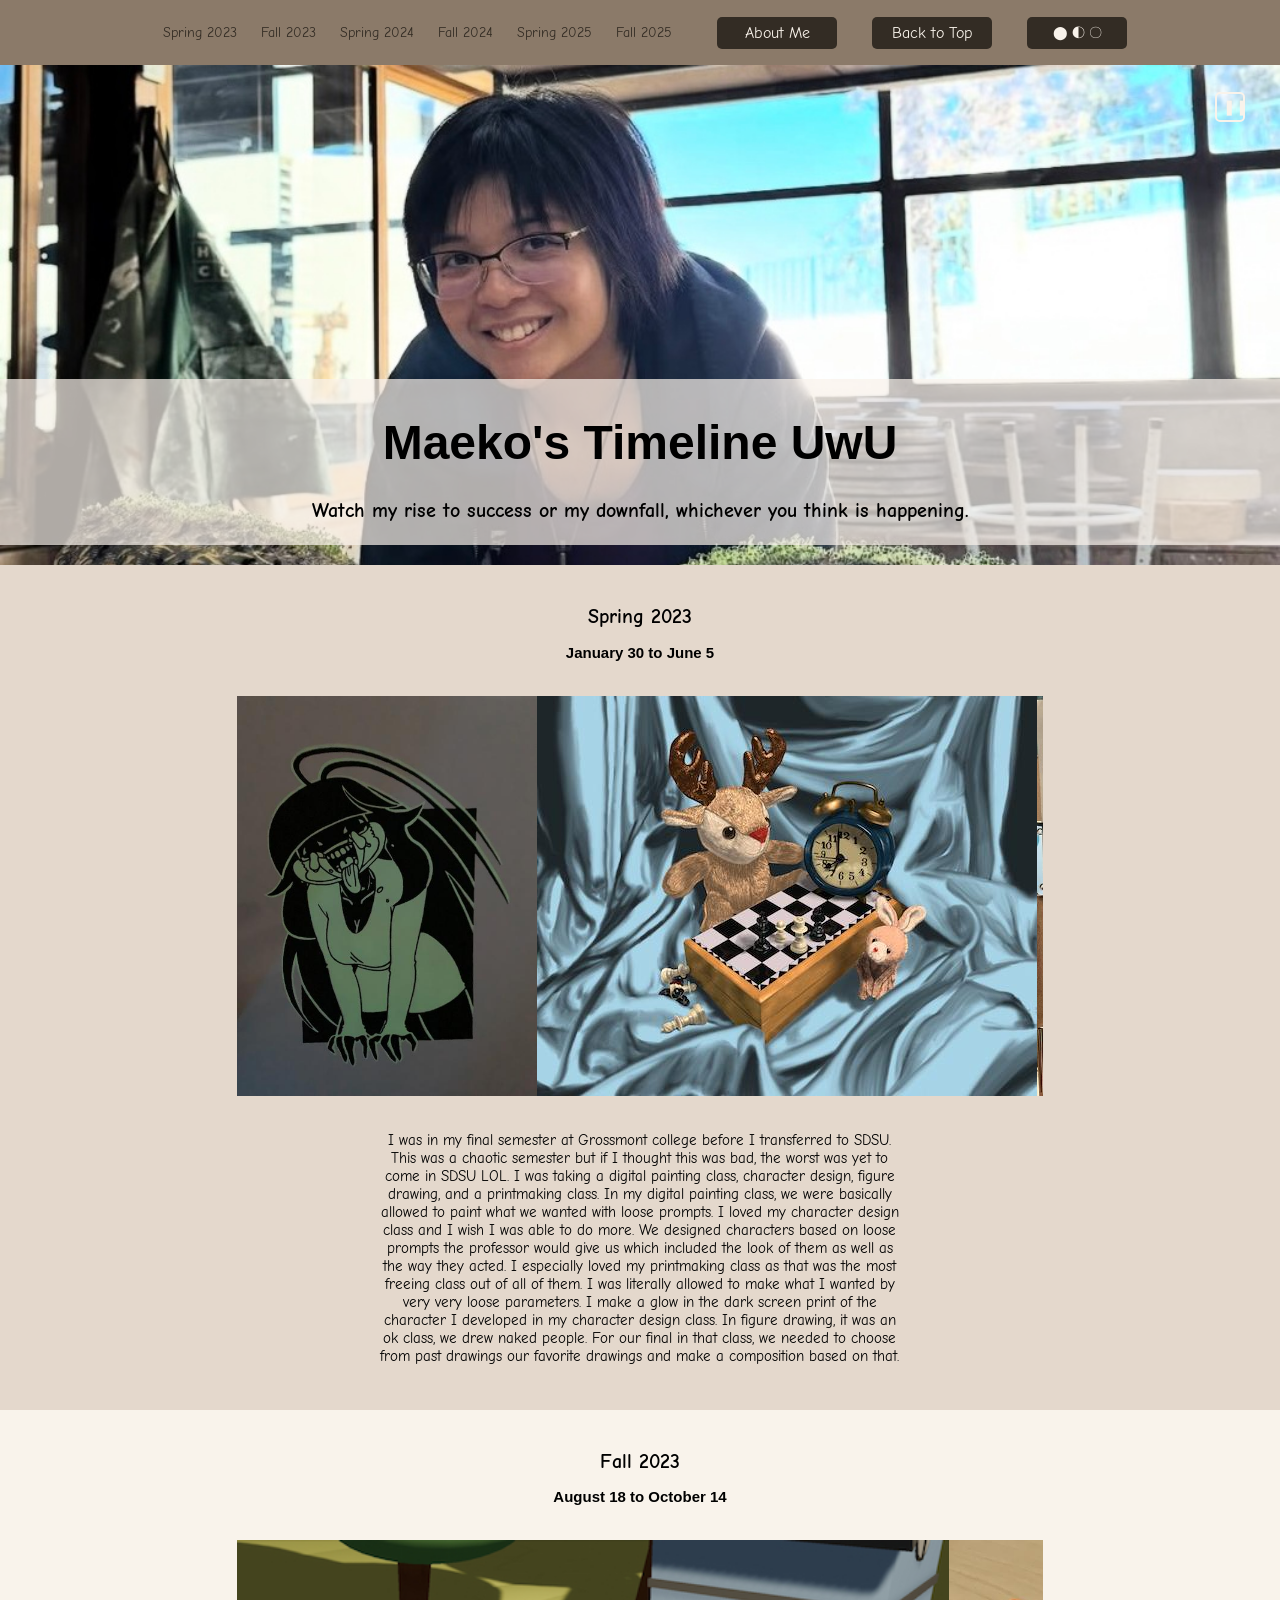
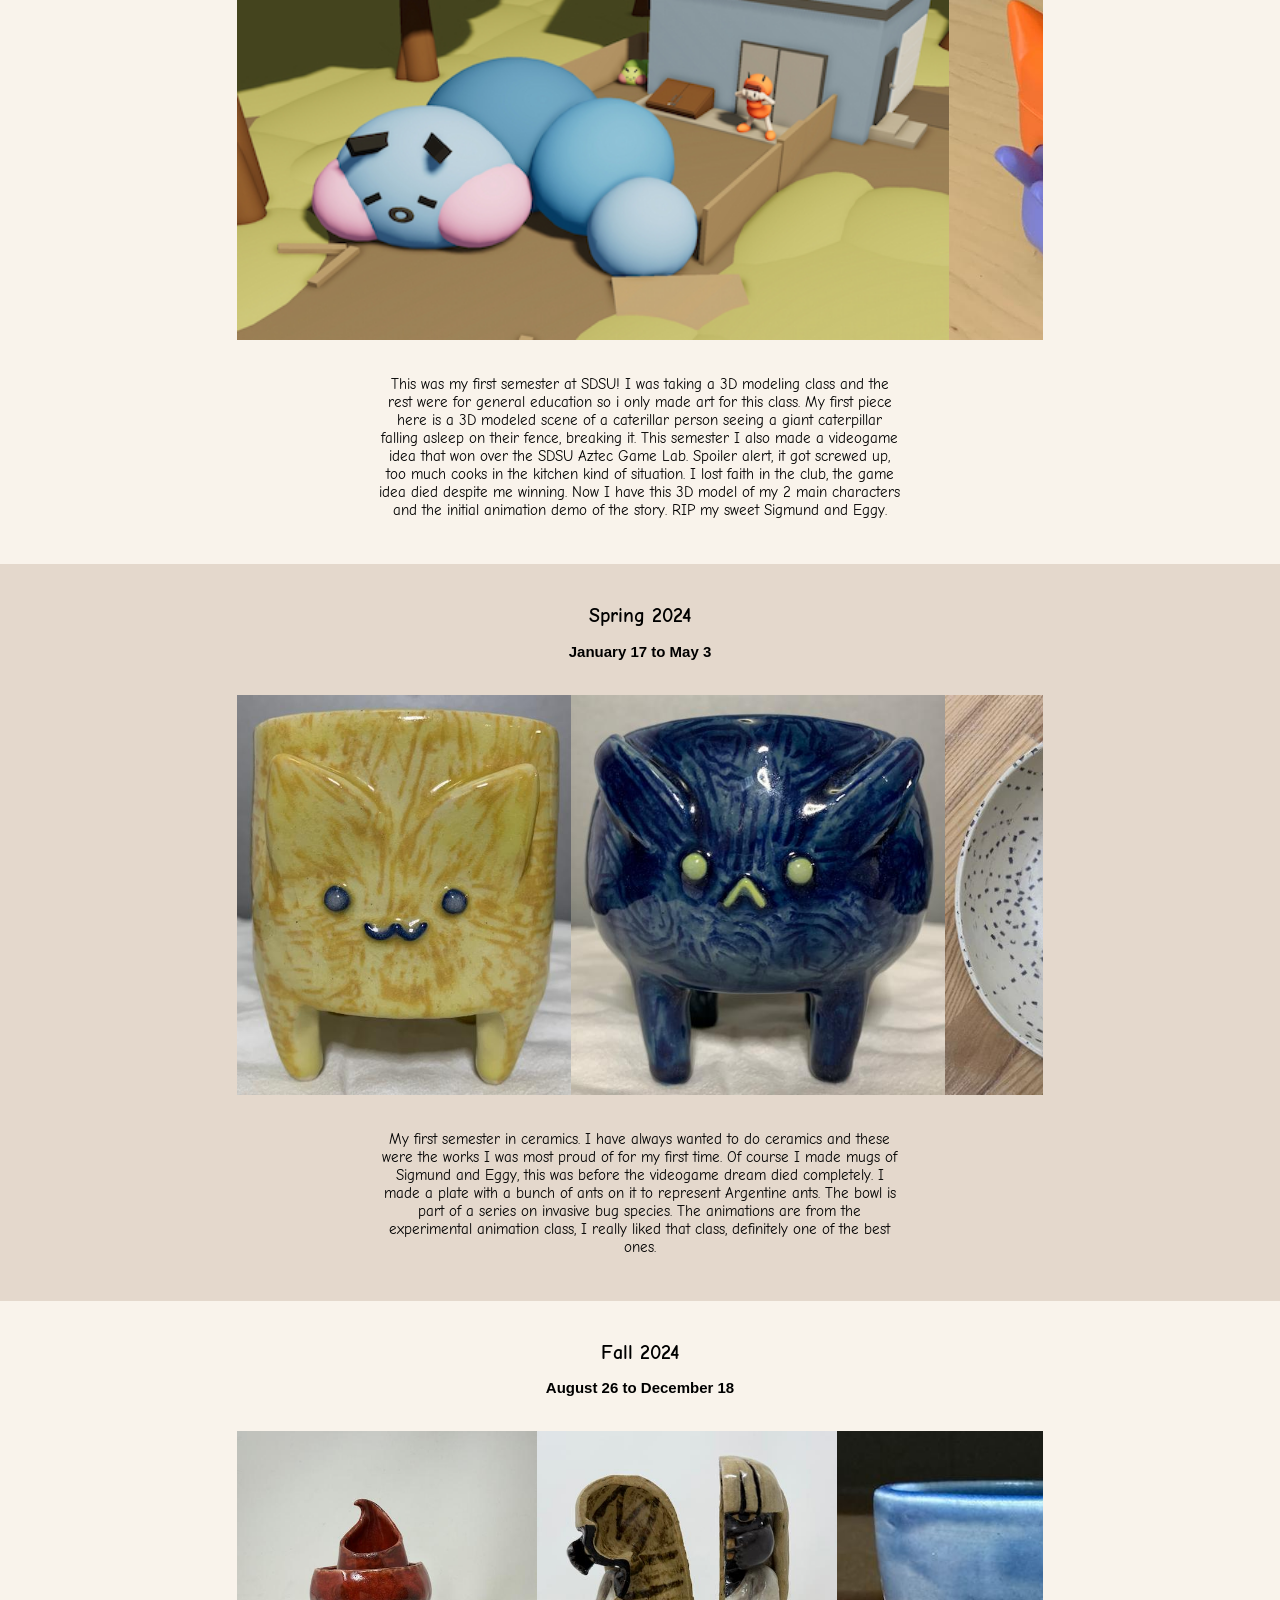
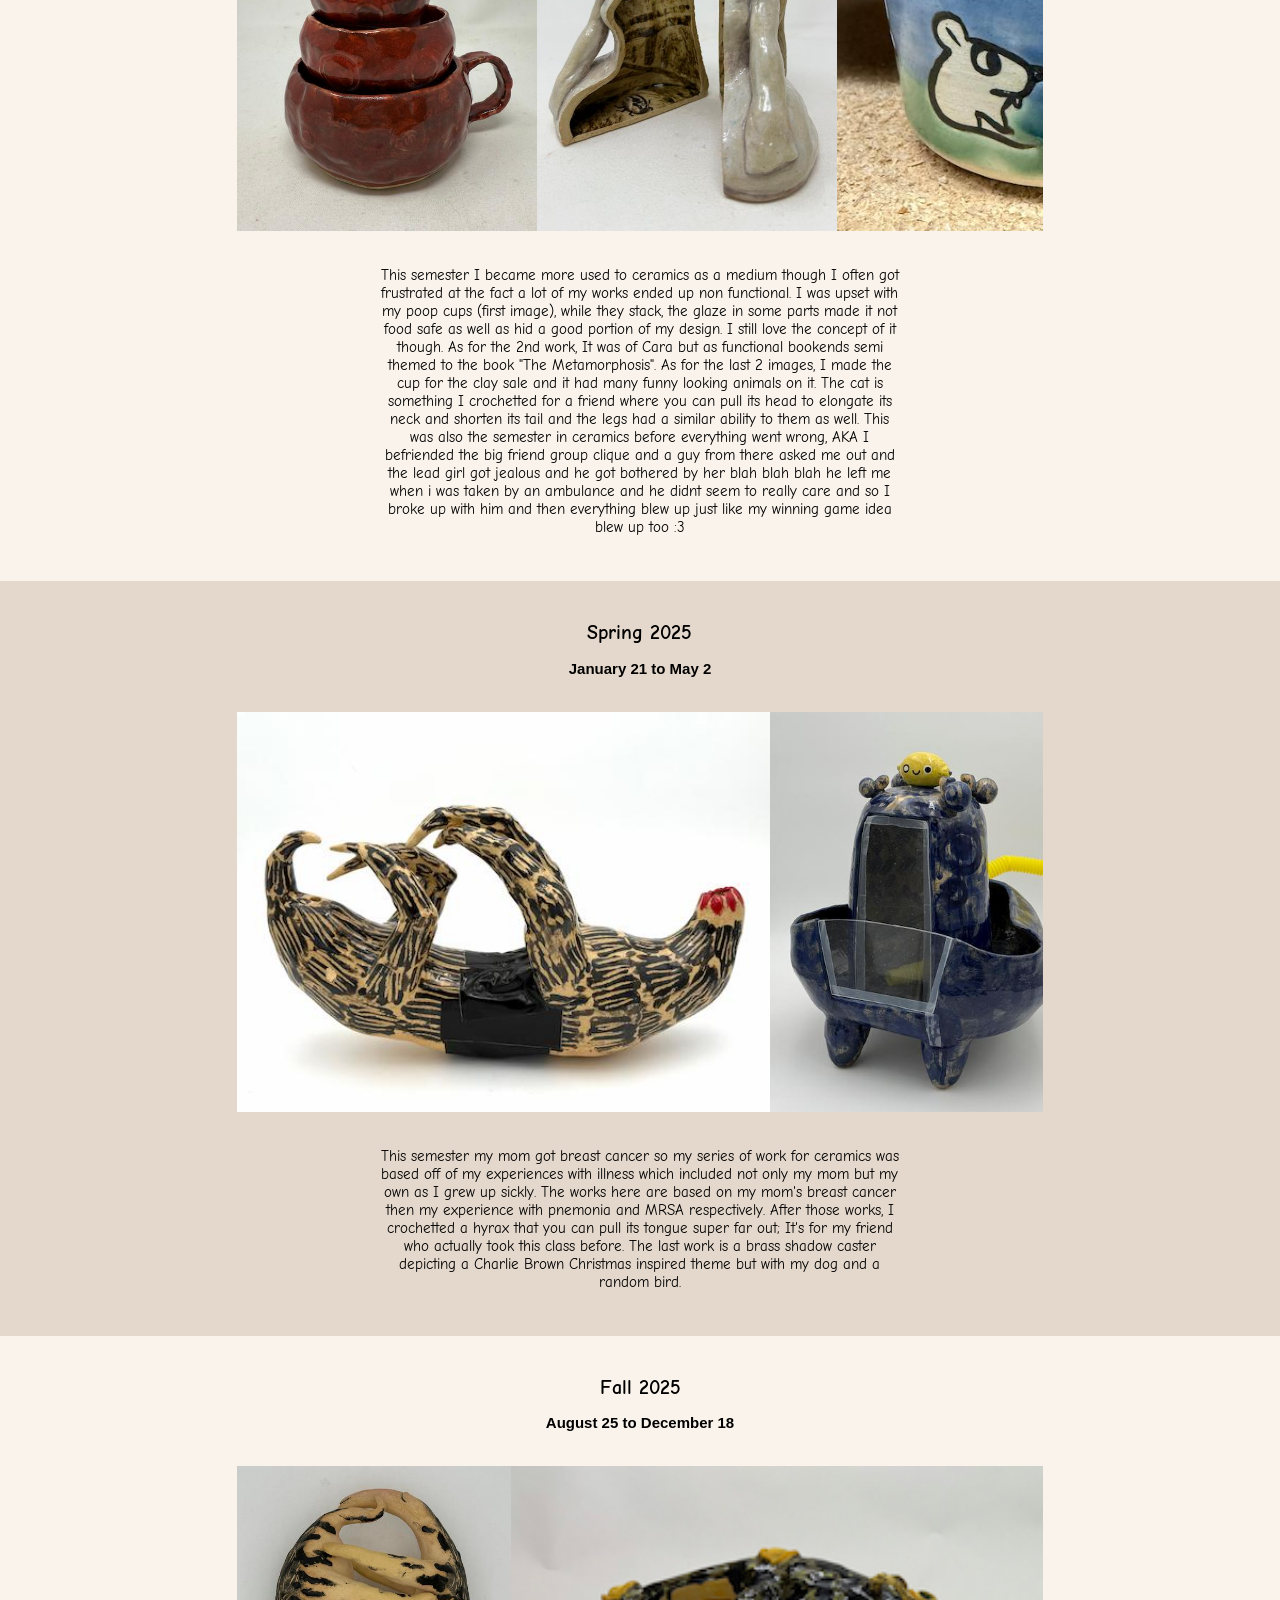
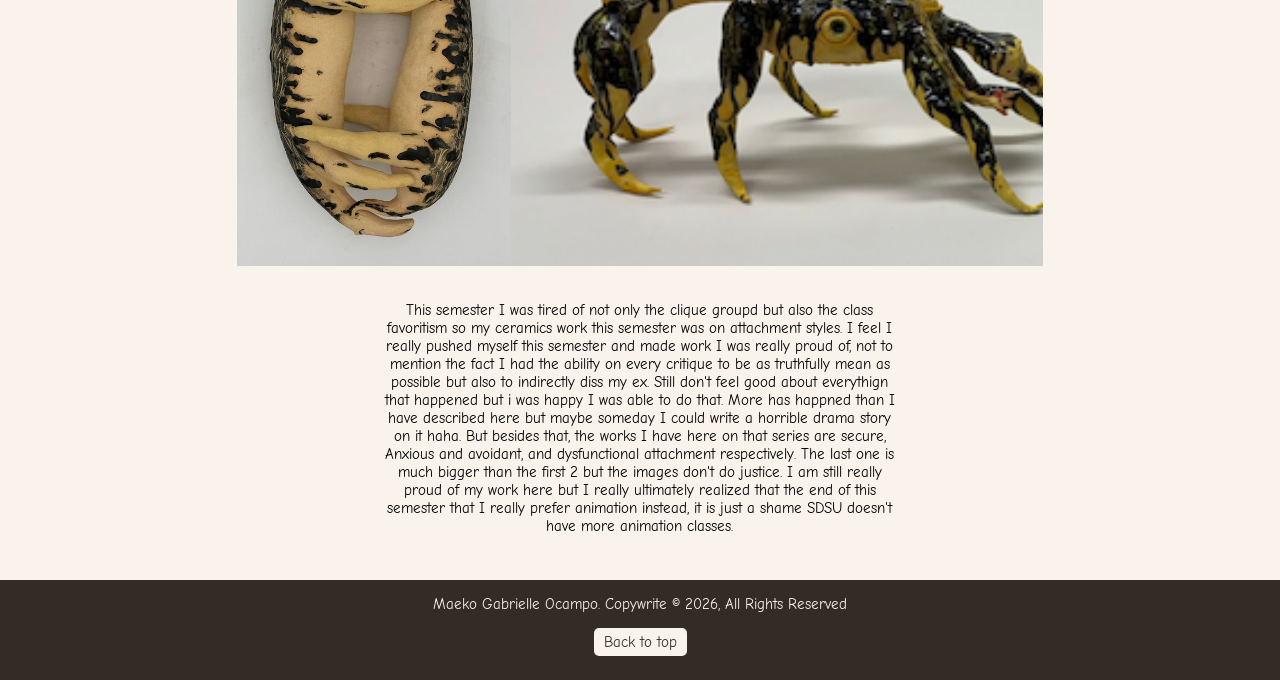
<file: index.html>
<!DOCTYPE html>
<html lang="en">
<head>
  <meta charset="UTF-8">
  <meta name="author" content="Art 444 Student Work">
  <meta name="viewport" content="width=device-width, initial-scale=1, shrink-to-fit=no">
  <title>Hi, welcome to Maeko's timeline</title>
  <link rel="preconnect" href="https://fonts.googleapis.com">
  <link rel="preconnect" href="https://fonts.gstatic.com" crossorigin>
  <link href="https://fonts.googleapis.com/css2?family=Comic+Neue:ital,wght@0,300;0,400;0,700;1,300;1,400;1,700&display=swap" rel="stylesheet">
  <link rel="stylesheet" href="css/styles.css" id="lightMode">
  <link rel="stylesheet" href="css/responsive.css">
  <link rel="stylesheet" href="js/script.js"
</head>



<body>
  
<div id="nav-menu" class="hidden">
           <a class="button" href="#spring-2023">Spring 2023</a>
           <a class="button" href="#fall-2023">Fall 2023</a>
           <a class="button" href="#spring-2024">Spring 2024</a>
           <a class="button" href="#fall-2024">Fall 2024</a>
           <a class="button" href="#spring-2025">Spring 2025</a>
           <a class="button" href="#fall-2025">Fall 2025</a>
         </div> 

<!-- NAVIGATION + MAIN HEADER --> 
<section id="header" class="header">
    <nav>
      <div class="navigation">

      <div class="homepage">

        <div class="desktop-menu">
          <div id="nav-menu">
            <a class="button" href="#spring-2023">Spring 2023</a>
            <a class="button" href="#fall-2023">Fall 2023</a>
            <a class="button" href="#spring-2024">Spring 2024</a>
            <a class="button" href="#fall-2024">Fall 2024</a>
            <a class="button" href="#spring-2025">Spring 2025</a>
            <a class="button" href="#fall-2025">Fall 2025</a>
          </div>
        </div>

        <div class="tl-bt">
           <a href="about.html" class="main-button">About Me</a>
           <a href="#splash-section" class="main-button">Back to Top</a>
        </div>     

        <div class="tablet-mobile">
          <button id="menu-btn">☰</button>
        </div>

        <button class="main-button bigger" id="invert-btn">⬤ ◐ 〇</button>


      </div>

        <!-- <div class="darkmode">
           <img class="darkmodebutton" src="images/lighton.png" alt="Lightswitch owo yay!" loading="lazy"/>
        </div> -->

        </div>
    </nav>
</section>

<!-- SPLASH PAGE -->
<section id="splash-section">
  <div>
    
      <img class="splash-back " src="images/splash-image.jpg" alt="hi" loading="lazy"/>
      <img class="splash-back cf-image" src="images/splash-image1.jpg" alt="hi" loading="lazy"/>
      <img class="splash-back cf-image" src="images/splash-image2.png" alt="hi" loading="lazy"/>
      <img class="splash-back cf-image" src="images/splash-image3.jpg" alt="hi" loading="lazy"/>

        <div class="gradient">
        </div>
        
    <div class="splash">
      <h1 class="maintitle">Maeko's Timeline UwU</h1>
      <h2 class="maintitlesubtext">Watch my rise to success or my downfall, whichever you think is happening.</h2>
      <button id="stopBtn">❚❚</button>
    </div>
  </div>

</section>

<!-- FIRST SECTION --> 
<section id="spring-2023">
  <div class="container">

    <div class="titledate">
      <h2 class="maintitlesubtext">Spring 2023</h2>
      <h3 class="subsubtext">January 30 to June 5</h3>
    </div>

    <div class="gallery">
      <img class="image" src="images/caramgo.jpg" alt="My cockroach girl named cara." loading="lazy"/>
      <img class="image" src="images/chessmgo.jpg" alt="Digital painting I made with 2 of my plushies and a chess set up I never used." loading="lazy"/>
      <img class="image" src="images/figuredrawingmgo.jpg" alt="My figure drawing final." loading="lazy"/>
    </div>

      <p class="paragraph">I was in my final semester at Grossmont college before I transferred to SDSU. This was a chaotic semester but if I thought this was bad, the worst was yet to come in SDSU LOL. I was taking a digital painting class, character design, figure drawing, and a printmaking class. In my digital painting class, we were basically allowed to paint what we wanted with loose prompts. I loved my character design class and I wish I was able to do more. We designed characters based on loose prompts the professor would give us which included the look of them as well as the way they acted. I especially loved my printmaking class as that was the most freeing class out of all of them. I was literally allowed to make what I wanted by very very loose parameters. I make a glow in the dark screen print of the character I developed in my character design class. In figure drawing, it was an ok class, we drew naked people. For our final in that class, we needed to choose from past drawings our favorite drawings and make a composition based on that. </p>
   

  </div>
</section>

<!-- SECOND SECTION -->  
<section id="fall-2023">
  <div class="container">

    <div class="titledate">
      <h2 class="maintitlesubtext">Fall 2023</h2>
      <h3 class="subsubtext">August 18 to October 14</h3>
    </div>

    <div class="gallery">
      <img class="image" src="images/caterpillarmgo.jpg" alt="3D modeling of a caterpillar landing on a caterpillar girl's house." loading="lazy"/>
      <img class="image" src="images/sigmundeggystackmgo.jpg" alt="My characters, Sigmund and Eggy, 3D printed, stackable and interchangable." loading="lazy"/>
      <iframe class="youtubevid" width="560" height="315" src="https://www.youtube-nocookie.com/embed/twjnLMwnvf0?si=YISuriGIfuqEXhf3" referrerpolicy="strict-origin-when-cross-origin" title="YouTube video player" frameborder="0" allow="accelerometer; autoplay; clipboard-write; encrypted-media; gyroscope; picture-in-picture; web-share" referrerpolicy="strict-origin-when-cross-origin" allowfullscreen></iframe>

    </div>
    <p class="paragraph">This was my first semester at SDSU! I was taking a 3D modeling class and the rest were for general education so i only made art for this class. My first piece here is a 3D modeled scene of a caterillar person seeing a giant caterpillar falling asleep on their fence, breaking it. This semester I also made a videogame idea that won over the SDSU Aztec Game Lab. Spoiler alert, it got screwed up, too much cooks in the kitchen kind of situation. I lost faith in the club, the game idea died despite me winning. Now I have this 3D model of my 2 main characters and the initial animation demo of the story. RIP my sweet Sigmund and Eggy.</p>
  </div>
</section>

<!-- THIRD SECTION -->  
<section id="spring-2024">
  <div class="container">
      <div class="titledate">
        <h2 class="maintitlesubtext">Spring 2024</h2>
        <h3 class="subsubtext">January 17 to May 3</h3>
      </div>
    <div class="gallery">
      <img class="image" src="images/sigmundcupmgo.jpg" alt="Sigmund as a ceramic cup" loading="lazy"/>
      <img class="image" src="images/eggycupmgo.jpg" alt="Eggy as a ceramic cup" loading="lazy"/>
      <img class="image" src="images/argentineantbowlmgo.jpg" alt="A ceramic bowl with an argentine ant swarm design" loading="lazy"/>
      <iframe class="youtubevid" width="560" height="315" src="https://www.youtube.com/embed/LnOc1W4bBBk?si=LflQEuFPm-5Ugkjx" title="YouTube video player" frameborder="0" allow="accelerometer; autoplay; clipboard-write; encrypted-media; gyroscope; picture-in-picture; web-share" referrerpolicy="strict-origin-when-cross-origin" allowfullscreen></iframe>
      <iframe class="youtubevid" width="560" height="315" src="https://www.youtube.com/embed/eyXAFBmESiE?si=1Rti_OlntfZB38DV" title="YouTube video player" frameborder="0" allow="accelerometer; autoplay; clipboard-write; encrypted-media; gyroscope; picture-in-picture; web-share" referrerpolicy="strict-origin-when-cross-origin" allowfullscreen></iframe> 
    </div>
    <p class="paragraph">My first semester in ceramics. I have always wanted to do ceramics and these were the works I was most proud of for my first time. Of course I made mugs of Sigmund and Eggy, this was before the videogame dream died completely. I made a plate with a bunch of ants on it to represent Argentine ants. The bowl is part of a series on invasive bug species. The animations are from the experimental animation class, I really liked that class, definitely one of the best ones.</p>
  </div>
</section>

<!-- FOURTH SECTION -->  
<section id="fall-2024">
  <div class="container">
    <div class="titledate">
      <h2 class="maintitlesubtext">Fall 2024</h2>
      <h3 class="subsubtext">August 26 to December 18</h3>
    </div>
      
    <div class="gallery">
      <img class="image" src="images/poopcupsmgo.jpg" alt="Ceramic cups that stack to look like a comical poop" loading="lazy"/>
      <img class="image" src="images/carabookmarkmgo.jpg" alt="Cara as bookends" loading="lazy"/>
      <img class="image" src="images/screamingrodentcupmgo.jpg" alt="A ceramic cup with a bunch of rodents and stuff" loading="lazy"/>
      <img class="image" src="images/jimbobcarmgo.jpg" alt="A crochet cat I made for a friend. The cat can extend its head and arms as the respective tail and arms shrink." loading="lazy"/>
    </div>
    <p class="paragraph">This semester I became more used to ceramics as a medium though I often got frustrated at the fact a lot of my works ended up non functional. I was upset with my poop cups (first image), while they stack, the glaze in some parts made it not food safe as well as hid a good portion of my design. I still love the concept of it though. As for the 2nd work, It was of Cara but as functional bookends semi themed to the book "The Metamorphosis". As for the last 2 images, I made the cup for the clay sale and it had many funny looking animals on it. The cat is something I crochetted for a friend where you can pull its head to elongate its neck and shorten its tail and the legs had a similar ability to them as well. This was also the semester in ceramics before everything went wrong, AKA I befriended the big friend group clique and a guy from there asked me out and the lead girl got jealous and he got bothered by her blah blah blah he left me when i was taken by an ambulance and he didnt seem to really care and so I broke up with him and then everything blew up just like my winning game idea blew up too :3</p>
  </div>
</section>

<!-- FIFTH SECTION -->  
<section id="spring-2025">
  <div class="container">

    <div class="titledate">
      <h2 class="maintitlesubtext">Spring 2025</h2>
      <h3 class="subsubtext">January 21 to May 2</h3>
    </div>

    <div class="gallery">
      <img class="image" src="images/breastcancermgo.jpg" alt="Ceramic breast cancer whistling vessel" loading="lazy"/>
      <img class="image" src="images/pnemoniamgo.jpg" alt="Ceramic pnemonia spirometer" loading="lazy"/>
      <img class="image" src="images/mrsamgo.jpg" alt="Ceramic mrsa guiro army" loading="lazy"/>
      <img class="image" src="images/hyraxmgo.jpg" alt="Hyrax crochet plushie I made for a friend" loading="lazy"/>
      <img class="image" src="images/shadowchrimismgo.jpg" alt="Brass plate casting shadow of my dog and a crow setting up a christmas tree." loading="lazy"/>
    </div>
    <p class="paragraph">This semester my mom got breast cancer so my series of work for ceramics was based off of my experiences with illness which included not only my mom but my own as I grew up sickly. The works here are based on my mom's breast cancer then my experience with pnemonia and MRSA respectively. After those works, I crochetted a hyrax that you can pull its tongue super far out; It's for my friend who actually took this class before. The last work is a brass shadow caster depicting a Charlie Brown Christmas inspired theme but with my dog and a random bird.</p>
  </div>
</section>

<!-- SIXTH SECTION -->  
<section id="fall-2025">
  <div class="container">

    <div class="titledate">
      <h2 class="maintitlesubtext">Fall 2025</h2>
      <h3 class="subsubtext">August 25 to December 18</h3>
    </div>

    <div class="gallery">
      <img class="image" src="images/securemgo.jpg" alt="ceramic sculpture representing secure attachment" loading="lazy"/>
      <img class="image" src="images/avoidantandanxiousmgo.jpg" alt="ceramic sculpture representing anxious and avoidant attachmen, respectively." loading="lazy"/>
      <img class="image" src="images/disorganizedmgo.jpg" alt="ceramic sculpture representing disorganized attachment" loading="lazy"/>
    </div>
    <p class="paragraph">This semester I was tired of not only the clique groupd but also the class favoritism so my ceramics work this semester was on attachment styles. I feel I really pushed myself this semester and made work I was really proud of, not to mention the fact I had the ability on every critique to be as truthfully mean as possible but also to indirectly diss my ex. Still don't feel good about everythign that happened but i was happy I was able to do that. More has happned than I have described here but maybe someday I could write a horrible drama story on it haha. But besides that, the works I have here on that series are secure, Anxious and avoidant, and dysfunctional attachment respectively. The last one is much bigger than the first 2 but the images don't do justice. I am still really proud of my work here but I really ultimately realized that the end of this semester that I really prefer animation instead, it is just a shame SDSU doesn't have more animation classes.</p>
  </div>
</section>

<!-- FOOTER SECTION -->  
<footer>
  <div class="container">
      <p class="paragraph">Maeko Gabrielle Ocampo. Copywrite © 2026, All Rights Reserved</p>
      
    <div>
      <a class="light-button" href="#splash-section">Back to top</a>
    </div>

  </div>
</footer>

<script src="js/script.js"></script>

</body>
</html>
</file>
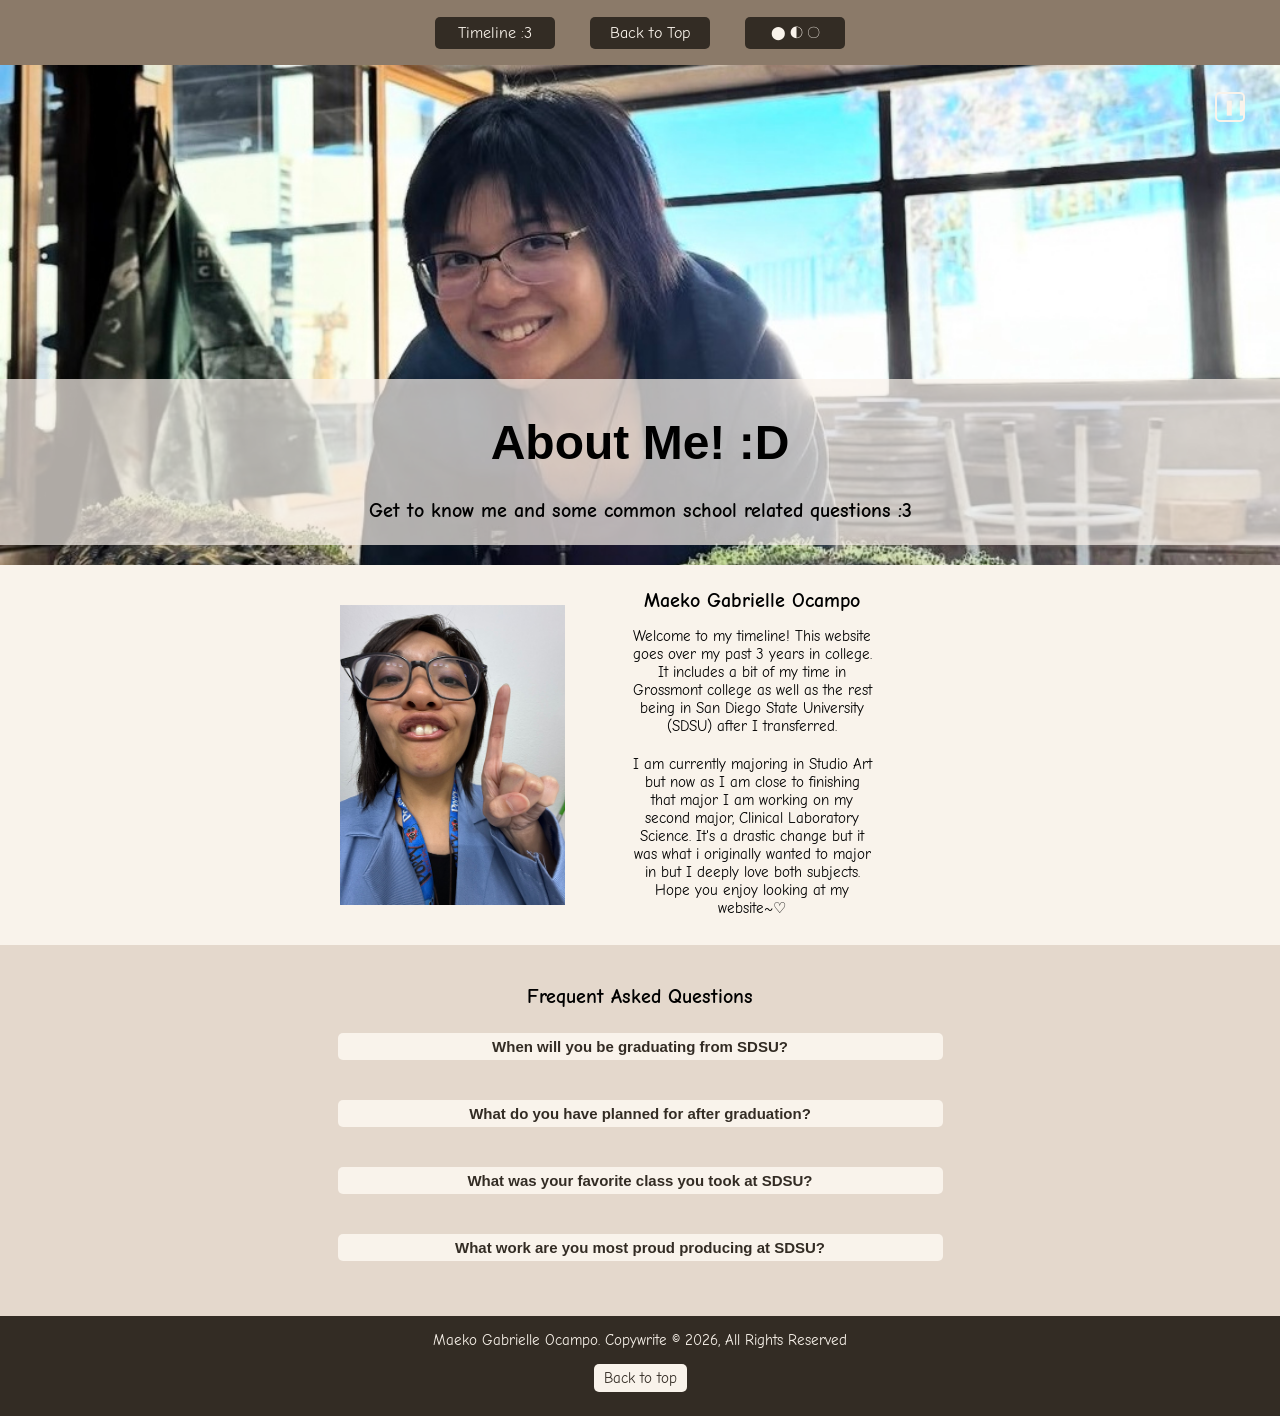
<file: about.html>
<!DOCTYPE html>
<html lang="en">
<head>
  <meta charset="UTF-8">
  <meta name="author" content="Art 444 Student About Page">
  <meta name="viewport" content="width=device-width, initial-scale=1, shrink-to-fit=no">
  <title>About Me</title>
  <link href="https://fonts.googleapis.com/css2?family=Comic+Neue:ital,wght@0,300;0,400;0,700;1,300;1,400;1,700&display=swap" rel="stylesheet">
   <link rel="stylesheet" href="css/styles.css">
  <link rel="stylesheet" href="js/script.js">
  <link rel="stylesheet" href="css/responsive.css">
</head>
<body>

<!-- NAVIGATION + MAIN HEADER --> 
<section id="header" class="header">
    <nav>
      <div class="navigation">

      <div class="homepage">

        <div class="abtme-bt">
           <a href="index.html" class="main-button">Timeline :3</a>
           <a href="#splash-section" class="main-button">Back to Top</a>
        </div>     

        <button class="bigger" id="invert-btn">⬤ ◐ 〇</button>

        <!--<div id="toggleDark" onclick="toggleTheme()">
          <div class="outer-switch">
           <div class="inner-switch"></div>
          </div>
        </div>

        <div id="toggleLight" onclick="toggleTheme()">
          <div class="outer-switch">
           <div class="inner-switch"></div>
          </div>
        </div> -->

    </nav>
</section>



<!-- SPLASH PAGE -->
<section id="splash-section">
  <div>
    <img class="splash-back " src="images/splash-image.jpg" alt="hi" loading="lazy"/>
    <img class="splash-back cf-image" src="images/splash-image1.jpg" alt="hi" loading="lazy"/>
    <img class="splash-back cf-image" src="images/splash-image2.png" alt="hi" loading="lazy"/>
    <img class="splash-back cf-image" src="images/splash-image3.jpg" alt="hi" loading="lazy"/>

    <div class="splash">
      <h1 class="maintitle">About Me! :D</h1>
      <h2 class="maintitlesubtext">Get to know me and some common school related questions :3</h2>
      <button id="stopBtn">❚❚</button>
    </div>
  </div>
 </section> 
<!-- MAIN HEADER --> 
<section>
  
<div class="aboutcontainer">

  <div class="aboutme">
    <div class="standalone-image">
      <img class="standalone-image" src="images/melol.jpg" alt="Me being a nerd emoji" loading="lazy"/>
    </div>

    <div class="aboutme-desc">
      <div class="mybio">
        <h2 class="maintitlesubtext">Maeko Gabrielle Ocampo</h2>
        <p class="paragraph">Welcome to my timeline! This website goes over my past 3 years in college. It includes a bit of my time in Grossmont college as well as the rest being in San Diego State University (SDSU) after I transferred. </p> 
        <p class="paragraph"> I am currently majoring in Studio Art but now as I am close to finishing that major I am working on my second major, Clinical Laboratory Science. It's a drastic change but it was what i originally wanted to major in but I deeply love both subjects. Hope you enjoy looking at my website~♡</p>
      </div>
    </div>
  </div>

</div>
</section>    

<!-- FAQ SECTION -->  

<section id="faqs">
  <div class=" container">
  
      <h2 class="maintitlesubtext">Frequent Asked Questions</h2>

      
      <details class="lastresort">
        <summary><h3 class="faq-sections subsubtext">When will you be graduating from SDSU?</h3></summary>
        <p class="poopyheads">I could have graduated this Spring 2026 but because I am going into a second major recquiring many prerequisites I will be here a while. Likely, I will graduate in Spring 2030.</p>
      </details>

      <details class="lastresort">
        <summary><h3 class="faq-sections subsubtext">What do you have planned for after graduation?</h3></summary>
        <p class="poopyheads">Post graduation, I will be finally sleeping in haha. I hope to apply for Physician Assitant (PA) school. I would love to become a doctor with my mushy brain but incase I end up giving up, failing PA school, not getting accepted in PA school, I need money (spoiler alert: I will need money), or all of the above, I'll be looking for a job in clinical laboratory science.</p>
      </details>

      <details class="lastresort">
        <summary><h3 class="faq-sections subsubtext">What was your favorite class you took at SDSU?</h3></summary>
        <p class="poopyheads">I have mixed feelings on what is my favorite class in SDSU. I used to love being in the ceramics classes but besides the problematic environment (both socially and physically) it was more stress than what it was worth and would not recommend that studio to anyone. The ceramics department was a huge part of my studio art major but putting that aside, I would have to say my favorite class is this one I am taking right now! and another class that is an honorable mention is my bio for sex class, we cracked endless jokes in there haha</p>
        <!--<p class="poopyheads">It could've been ceramics if my ex wasn't in it who cared more about the girl they rejected than me despite telling me that they hated her and how passive aggressive she would be towards us so my ex wanted our relationship to be a secret so she wouldn't find out (spoiler she was so nosy it didn't matter), so much so they ditched me on occasion and my final straw was when I was taken into an ambulance when i couldn't feel my arms and just left me and later on told me they were afraid I loved them more than they loved me (didn't even check in on how I was by the way after the ambulance trip) and the professor of ceramics would always favoritize my ex and the girl while everyone else was basically ignored so everyone would be annoyed. Maybe this web design class is my favorite :3 </p>
      --></details>

      <details class="lastresort">
        <summary><h3 class="faq-sections subsubtext">What work are you most proud producing at SDSU?</h3></summary>
        <p class="poopyheads">The work I am most proud producing at SDSU is a tie between this cockroach costume I made for the biodiversity club Bug prom costume contest or my series of work in my last ceramics class. For the cockroach costume, I've always wanted to make a cockroach costume and it was extremely fun to make. To my surprise, I won first place in the costume contest and I was extremely awkward crawling up there not expecting that outcome but I would love to make an improved version some day soon. As for my ceramic work, it was a series on attachment styles. I feel i really pushed myself with the forms i created that semester and I was pleased with all of them. Bonus points, I was able to indirectly diss my ex right infront of them when talking about the bad attachment styles as they were taking the class as well.</p>
      </details>

  </div>

  

</section>

<html lang="en">
<head>
  <meta charset="UTF-8">
  <meta name="viewport" content="width=device-width, initial-scale=1.0">
  <title>FAQ Accordion</title>
</head>
<body>

<!-- uhh -->



<!-- FOOTER SECTION -->  
<footer>
  <div class="container">
      <p class="paragraph">Maeko Gabrielle Ocampo. Copywrite © 2026, All Rights Reserved</p>
      
    <div>
      <a class="light-button" href="#splash-section">Back to top</a>
    </div>

  </div>
</footer>

<script src="js/script.js"></script>
</body>
</html>
</file>
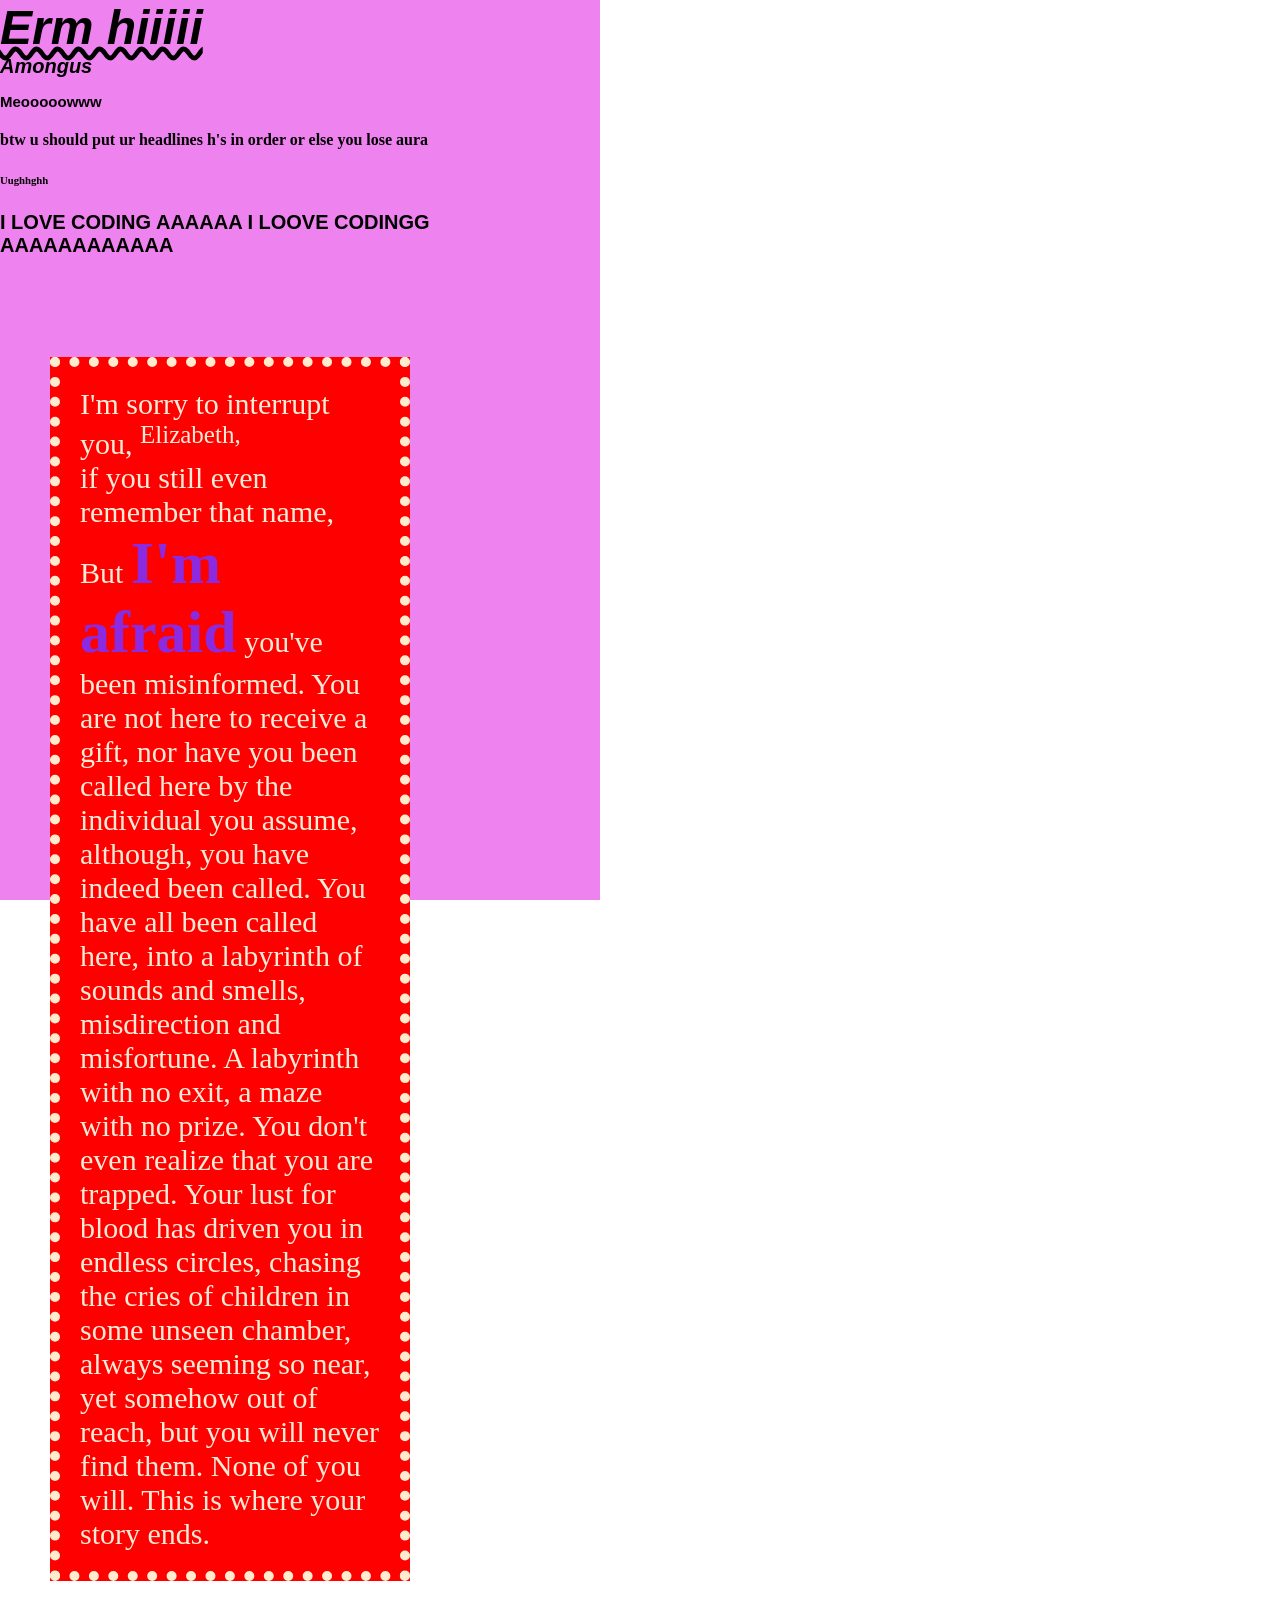
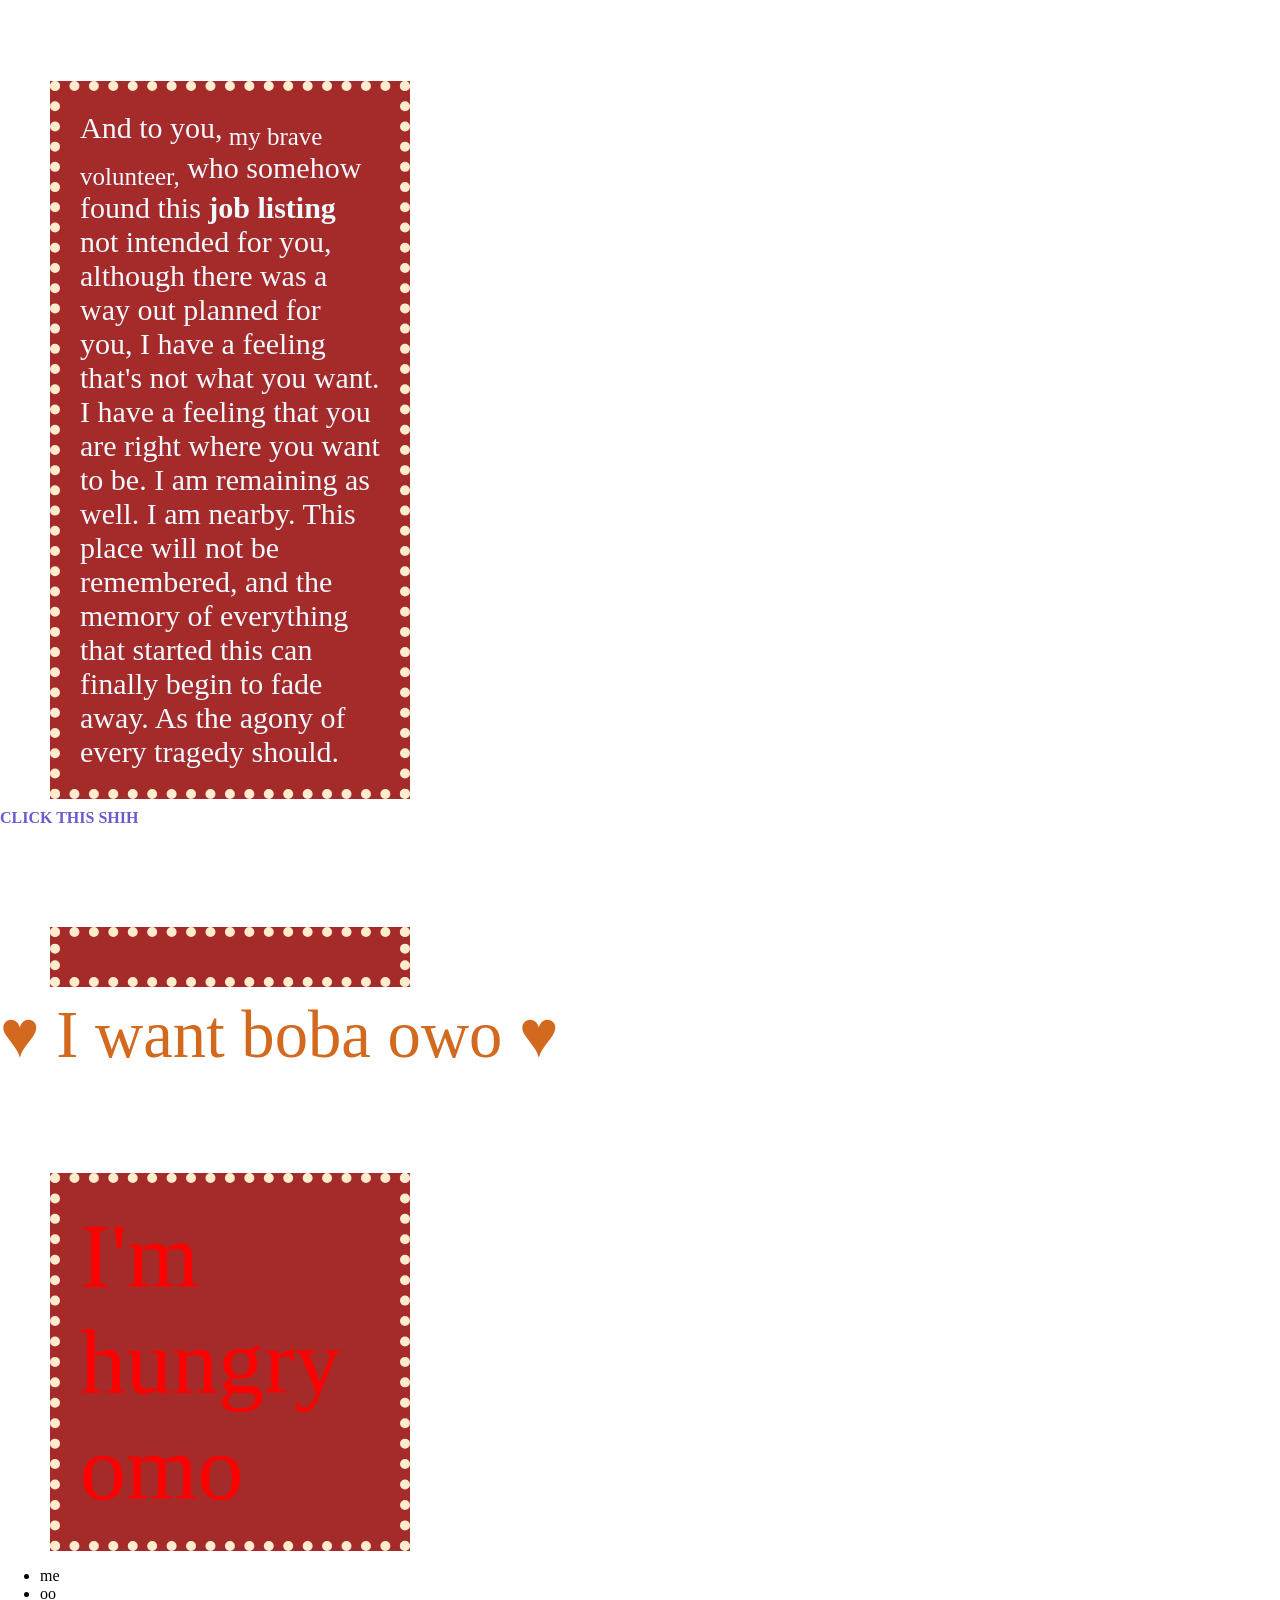
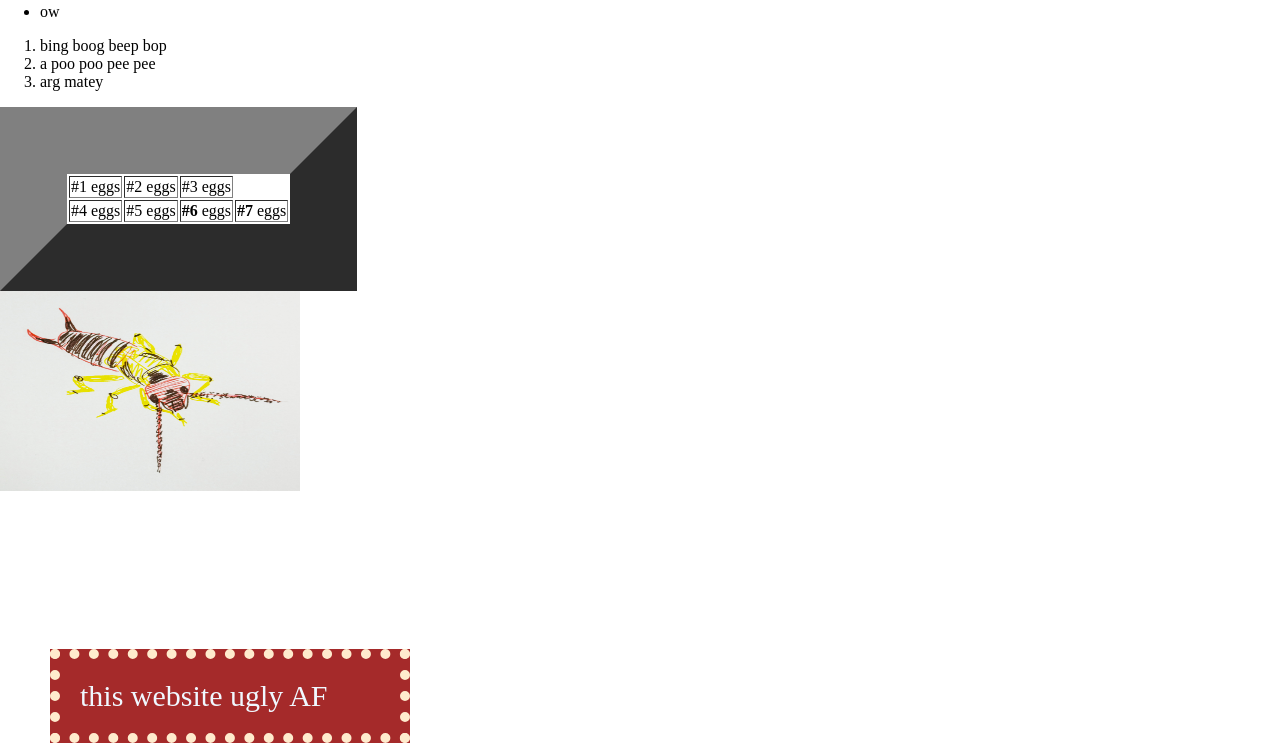
<file: practice.html>
<!DOCTYPE html>
<html lang="en">
<head>
  <meta charset="UTF-8">
  <meta name="author" content="Art 444 Student Practice">
  <meta name="viewport" content="width=device-width, initial-scale=1, shrink-to-fit=no">
  <title>what the poop</title>
  <link rel="stylesheet" href="css/styles.css">

  <style>
    body{
      font-family: cursive;
    }

    h2 {
      font-family: Impact, Haettenschweiler, 'Arial Narrow Bold', sans-serif;
      font-weight: 700;
    }

    div#wrapper {
      width: 100vw;
      min-width: 320px;
      max-width: 600px;
      height: 100vh;
      background: violet;
    }

    div.text-wrapper p{
      width: 50%;
      margin-top: 50px;
      margin-left: 30px;
      margin: 100px 20px 10px 50px;
      border: 10px dotted blanchedalmond;
      padding: 20px;

    }

    div.text-wrapper h1{
      margin: 0;
      text-decoration: underline wavy;
      font-family: Verdana, Geneva, Tahoma, sans-serif;
    }
    a {
      text-decoration: overline;
      color: slateblue;
      text-transform: uppercase;
    }

    <!-- p {background:brown; color:aliceblue} -->


  </style>
</head>

<body>
<div id="wrapper" class="text-wrapper extra-class">

  <h1><i>Erm hiiiii</i></h1>
   <h2><i>Amongus</i></h2>
      <h3>Meooooowww</h3>
        <h4>btw u should put ur headlines h's in order or else you lose aura</h4>
        <h6>Uughhghh</h6>
  <h2>I LOVE CODING AAAAAA I LOOVE CODINGG AAAAAAAAAAAA</h2>
    
  <p style="background:red; color:antiquewhite;">I'm sorry to interrupt you, <sup>Elizabeth,</sup><br> if you still even remember that name, But <span style="font-size: 2em;font-weight: bold;color:blueviolet">I'm afraid</span> you've been misinformed. You are not here to receive a gift, nor have you been called here by the individual you assume, although, you have indeed been called. You have all been called here, into a labyrinth of sounds and smells, misdirection and misfortune. A labyrinth with no exit, a maze with no prize. You don't even realize that you are trapped. Your lust for blood has driven you in endless circles, chasing the cries of children in some unseen chamber, always seeming so near, yet somehow out of reach, but you will never find them. None of you will. This is where your story ends.</p>
    <p>And to you,<sub> my brave volunteer,</sub> who somehow found this <strong>job listing</strong> not intended for you, although there was a way out planned for you, I have a feeling that's not what you want. I have a feeling that you are right where you want to be. I am remaining as well. I am nearby. This place will not be remembered, and the memory of everything that started this can finally begin to fade away. As the agony of every tragedy should.</p>
   
    <div><a href="about.html"><b>click this shih</b></a>

<p style="" text-shadow="10px"

    <details>
      <summary style="font-size: 50pt;color: chocolate;"> &#9829; I want boba owo &#9829;</summary>
      <p style="font-size: 69pt;color:red">I'm hungry omo</p>
    </details>

    <ul>
      <li>me</li>
      <li>oo</li>
      <li>ow</li>
    </ul>

    <ol>
      <li>bing boog beep bop</li>
      <li>a poo poo pee pee</li>
      <li>arg matey</li>
    </ol>

    <table border="67">
        <tr>
          <td>#1 eggs</td>
          <td>#2 eggs</td>
          <td>#3 eggs</td>
        </tr>

        <tr>
          <td>#4 eggs</td>
          <td>#5 eggs</td>
          <td><b>#6</b> eggs</td>
          <td><b>#7</b> eggs</td>
        </tr>
    </table>

  <div><img src="images/earwig_cutie.jpg" alt="earwig omg yoooo" width="300" height="200"/></div>



  <iframe width="50" height="50" src="https://www.youtube.com/embed/Z3PwOyUEUic?si=4mmaenBLLJEtAFp3" title="YouTube video player" frameborder="0" allow="accelerometer; autoplay; clipboard-write; encrypted-media; gyroscope; picture-in-picture; web-share" referrerpolicy="strict-origin-when-cross-origin" allowfullscreen></iframe>
<!--uhhhh meow?-->

<p id="bruh">this website ugly AF</p>

</body>

</html>
</file>
<file: css/styles.css>
/* CSS GOES HERE */

/*darkmode*/



body.inverted {
    filter: invert(1);
    transition: 0.3s;
}
body.inverted img {
    filter: invert(1);
}

body.inverted iframe {
    filter: invert(1);
}

body.inverted .splash-back {
    filter: invert(1);
} 


/* hi */



/* UNIVERSAL ELEMENTS */
html {
    /* font-family: cursive !important; */
}

.homepage {
    display: flex;
    column-gap: 35px;
}

body {
    margin: 0;
	padding: 0;
	border: 0;
	font-size: 100%;
	font: inherit;
	vertical-align: baseline;
}

div p {
    font-size: 30px; 
    margin-bottom: 5px;
}

div.bruh {
    font-family: 'Lucida Sans', 'Lucida Sans Regular', 'Lucida Grande', 'Lucida Sans Unicode', Geneva, Verdana, sans-serif;
}

section {
    display: flex;
    padding: 40px 20px;
}

/*simple hamburger*/

#nav-menu.hidden {
  display: none; 
}

#nav-menu.show {
    display: block;
    width: 100px;
    height: fit-content;
    background-color:  rgba(249, 243, 235, .7);
    border-radius: 0px 0px 5px 5px;
    text-align: center;
    position: fixed;
    z-index: 999;
    translate: 453px 66px

}

.transition {
    display: flex;
    position: relative;
    transition: 0.3s;
    flex-direction: column;
   
}

#menu-btn {
  border: none;
  background-color: transparent;
  color: #332c24;
  font-size: 20px;
}


.container {
    width: 65%;
    /*max-width: 960px;*/
    text-align: center;
    display: flex;
    flex-direction: column;
    align-items: center;
    margin: 0 auto;
    row-gap: 10px;
}




h1 {
    font-family: 'Trebuchet MS', 'Lucida Sans Unicode', 'Lucida Grande', 'Lucida Sans', Arial, sans-serif;
    font-size: 3em;
}

h2 {
    font-family: "Comic Neue", cursive;
    font-size: 20px;
    margin: 0px;
}

h3 {
    font-family: 'Gill Sans', 'Gill Sans MT', Calibri, 'Trebuchet MS', sans-serif;
    font-size: 15px;

}


.paragraph {
    font-family: "Comic Neue", cursive;
    font-size: 15px;
    width: 65%;
}

.mybio {
    display: flex;
    flex-direction: column;
    align-items: center;
}

section:nth-child(even) {
    background-color: #e4d8cc;
}

section:nth-child(odd) {
    background-color: rgb(249, 243, 235);
}








/* SPLASH */
.homepage {
    align-items: center;
}

#header {
    position: sticky;
    top: 0;
    z-index: 100;
    max-height: 65px;
    padding: 0px;
    display: flex;
    overflow: hidden;
    align-items: center;
    justify-content: center;
    background-color: rgb(139, 122, 105);
    padding: 0px 100px;
    width: auto;
}

.tl-bt {
    display:flex;
    flex-direction: row;
    align-items: center;
    gap: 35px;
}

.abtme-bt {
    display:flex;
    font-family: "Comic Neue", cursive;
    flex-direction: row;
    align-items: center;
    gap: 35px;
    /*display:flex;
    flex-direction: row;
    align-items: center;
    gap: 35px;
    width: 100%;
    width: 900px;*/
}

.navigation {
    display: flex;
    overflow: hidden;
    justify-content: center; 
    align-items: center;     
    height: 200px;
    column-gap: 100px;
}

[class~="button"] {
  font-size: 14px;
}

.timeline {
    display: flex;
}

.hamburger {
    display: none;
}

.bigger {
    font-family: "Comic Neue", cursive;
    display: inline-block;
    padding: 5px 10px;
    background-color: #332c24;
    color: #f9f3eb;
    justify-content: center;
    text-align: center;
    text-decoration: none; 
    border-radius: 5px; 
    cursor: pointer; 
    border: none;
    height: 30px;
    width: 100px;
}

.main-button {
    font-family: "Comic Neue";
    display: inline-block;
    padding: 5px 10px;
    background-color: #332c24;
    color: #f9f3eb;
    justify-content: center;
    align-content: center;
    text-align: center;
    text-decoration: none; 
    border-radius: 5px; 
    cursor: pointer; 
    border: none;
    height: 22px;
    width: 100px;
}

#invert-btn {
    height: 32px;
}

.button {
    font-family: "Comic Neue", cursive;
    display: inline-block;
    padding: 5px 10px;
    /*background-color: #332c24 #f9f3eb white;*/
    color: #332c24;
    text-align: center;
    text-decoration: none; 
    border-radius: 5px; 
    cursor: pointer; 
    border: none;
}

.light-button {
    font-family: "Comic Neue", cursive;
    display: inline-block;
    padding: 5px 10px;
    background-color: #f9f3eb;
    color: #332c24;
    text-align: center;
    text-decoration: none; 
    border-radius: 5px; 
    cursor: pointer; 
    border: none;
    font-size: 15px;
    display: flex;
}

a[href="about.html"]{
    text-decoration: none;
}

[href*="spring"]{
    text-decoration: none;
}

[href*="fall"]{
    text-decoration: none;
}

.outer-switch {
  width: 67px;
  height: 33px;
  background-color: #332c24;
  display: flex;
  align-items: center;
  justify-content: flex-start;
  border-radius: 5px; 
  padding: 0px 0px 0px 5px
}

.inner-switch {
  width: 30px;
  height: 20px;
  background-color: #f9f3eb;
  border-radius: 5px;
}

#splash-section {
    min-height: 500px;
    background-size: cover;
    padding: 0px;
    position: relative;
    display: flex;
    flex-direction: column;
    justify-content: flex-end;
    overflow: hidden;
}
.gradient {
    background-color: (rgba(63, 46, 28, 0.5));
    position: absolute;
}

.splash-back {
    position: absolute;
    width: 100%;
    object-fit: cover;
    top: 0;
    left: 0;
    display: flex;
    flex-direction: column;
    justify-content: flex-end;
}



.darkmodebutton {
    max-width: 70px;
}

.splash {
    background-color: rgba(249, 243, 235, .7);
    bottom: 20px;
    width: 100%;
    display: flex;
    position: absolute;
    flex-direction: column;
    justify-content: center;
    align-items: center;
    line-height: 50%;
    padding: 20px 0px 30px 0px;
    row-gap: 20px;
    text-align: center;
}


.maintitlesubtext {
    text-align: center;
}









/* SEMESTER SECTION */

.titledate {
    display: flex;
    flex-direction: column;
    row-gap: .5px;
}

.gallery {
  height: 400px;
  border: #474038;
  padding: 10px 0px;
  overflow-x: scroll;
  display: flex;
  flex-direction: row;
  justify-content: flex-start;
}

.image {
    display: flex;
    flex-direction: row;
    /*transform: ;*/
}



section .gallery {
    width: 100%;
    display: flex;
    justify-content: flex-start;
}
/*section .gallery img {
    width: 32%;
}*/










/* ABOUT ME */

.standalone-image {
    height: 300px;
}

.aboutcontainer {
    width: 65%;
    /*max-width: 960px;*/
    text-align: center;
    display: flex;
    flex-direction: column;
    justify-content: center;
    align-items: center;
    margin: 0 auto;
    row-gap: 10px;
}

.aboutme {
    display:flex;
    flex-direction: row;
    align-items: center;
    text-align: center;
    width: 600px;
}

div.aboutme-desc {
    display:flex;
    flex-direction: column;
    justify-content: center;
    text-align: center;
    width: 500px;
    height: 200px;
}



.faq-sections {
    display: inline-block;
    padding: 5px 10px;
    background-color: #f9f3eb;
    color: #332c24;
    text-align: center;
    text-decoration: none; 
    border-radius: 5px; 
    cursor: pointer; 
    border: none;
    width: 65%;
    font-size: 15px;
}

/* FOOTER*/
footer {
    background-color: #332c24;
    color: #f9f3eb;
    height: 100px;
    padding-bottom: 15px 20px;
}

/* new stuff */

details .poopyheads {
    display: flex;
    flex-direction: column;
    justify-content: center;
    font-family: "Comic Neue", cursive;
    font-size: 15px;
}

summary {
  list-style: none;
}

/* Hides the arrow in Firefox and older browsers */
summary::-webkit-details-marker {
  display: none;
}

.lastresort {
    width: 900px;
}

details {
    width: 900px;
}

.crossfade-container {
  position: relative;
  width: 100%;
  height: 100vh;
  background: #000; /* Prevents white flashes */
}

.cf-image {
  position: absolute;
  top: 0;
  left: 0;
  opacity: 0;
  height: 500px;
  /* (Total Animation Duration) = (Images * Seconds Per Image) */
  animation: crossfade 20s infinite; 
}

/* Offset the start time for each image */
.cf-image:nth-child(1) { animation-delay: 0; }
.cf-image:nth-child(2) { animation-delay: 5s; }
.cf-image:nth-child(3) { animation-delay: 10s; }


@keyframes crossfade {
  0%   { opacity: 0; }
  10%  { opacity: 1; } /* Fade in during first 10% of time */
  33%  { opacity: 1; } /* Stay solid until 33% of time */
  43%  { opacity: 0; } /* Fade out */
  100% { opacity: 0; }
}

/* This class stops the animation whenever it is active */
.paused .cf-image {
  animation-play-state: paused;
}

#stopBtn {
    font-family: "Comic Neue";
    font-size: 15px;
    display: inline-block;
    position: absolute;
    background: transparent;
    color: /* #332c24 */ #f9f3eb;
    justify-content: center;
    align-content: center;
    text-align: center;
    text-decoration: none; 
    border-radius: 5px; 
    cursor: pointer; 
    width: 30px;
    height: 30px;
    border: 2px solid #f9f3eb;
    transform: translateX(590px) translateY(-350px);
}
</file>
<file: css/responsive.css>
/* DESKTOP VIEW */
@media only screen and (min-width:992px) {
  .homepage {
    column-gap: 35px;
  }
  .tablet-mobile {
    display: none;
  }
  #nav-menu .show {
    display: none;
  }

  html {
    overflow-x: hidden;
  }

}




/* TABLET VIEW */
@media only screen and (max-width:992px) {
  html {
    overflow-x: hidden;
  }

  .paragraph {
    overflow-x: hidden;
    width: 75%;
  }
  .desktop-menu {
    display: none;
  }
  .button {
    /*scale: 50%*/
  }
  .maintitlesubtext {
    width: 75%;
    line-height: 30px;
  }
  /*.splash {
    padding: 40px 50px;
  } */

  .titledate {
    align-items: center;
  }

  .timeline {
    display: none;
  }

  

  .hamburger {
    display: block;
  }
  /* .abtme-bt {
    width:50%
  } */

  #splash-section {
    min-height: 400px;
  }

}
/* MOBILE VIEW */
@media only screen and (max-width: 478px) {
  html {
    overflow-x: hidden;
  }
  
  .paragraph {
    overflow-x: hidden;
    font-size: 10px;
    width: 250px;
  }

  #invert-btn {
    height: 20px;
    width: 70px;
  }

#splash-section {
    min-height: 250px;
    overflow-x: hidden;
  }

  .desktop-menu {
    display: none;
  }

  .homepage {
    column-gap: 25px;
  }

  .tl-bt {
    gap: 20px;
  }

  .image {
    height: 200px
  }

  .aboutme {
    row-gap: 10px;
  }

  .gallery {
    height: 200px;
    overflow-y: hidden;
    width: 90%;
  }
  .splash {
    padding: 15px 20px;
    row-gap: 5px;
  }
  .maintitlesubtext {
    line-height: 20px;
  }
  h1 {
    font-size: 1.5em;
  }
  h2{
    font-size: 13px;
  }
  .main-button {
    font-size: 10px;
    justify-content: center;
    width: 60px;
    height: auto; 
  }
 
  
 .bigger {
  font-size: 9px;
 }

 .faq-sections {
  max-width: 250px;
 }

 .poopyheads {
  max-width: 250px;
  translate: 330px;
 }

  .aboutme {
    flex-direction: column;
  }
  .aboutme-desc {
    align-items: center;
    width: auto;
  }
  .abtme-bt {
    column-gap: 20px;
  }
}
</file>
